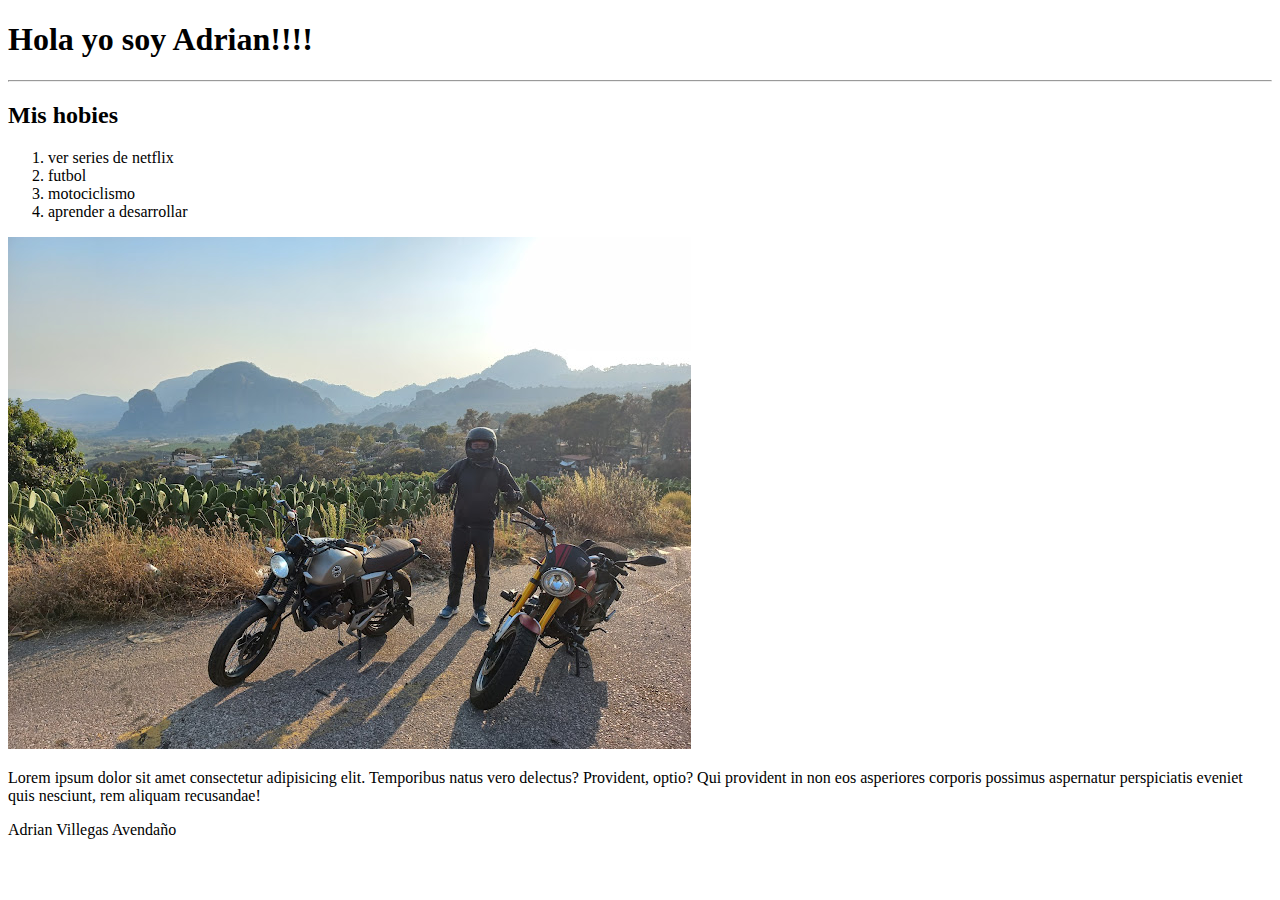
<file: clase_11_html/index.html>
<!DOCTYPE html>
<html lang="en">
<head>
    <meta charset="UTF-8">
    <meta http-equiv="X-UA-Compatible" content="IE=edge">
    <meta name="viewport" content="width=device-width, initial-scale=1.0">
    <title>Mi primera pagina Adrian</title>
</head>
<body>
    <h1>Hola yo soy Adrian!!!!</h1>
    
    <hr>

    <h2>Mis hobies</h2>
    <ol>
        <li>ver series de netflix</li>
        <li>futbol</li>
        <li>motociclismo</li>
        <li>aprender a desarrollar</li>
    </ol>

    <img src="./imagenes/20220227_173111.jpg" alt="">


    <!-- cada parrafo nuevo se va colocando uno abajo del otro -->
    <p>Lorem ipsum dolor sit amet consectetur adipisicing elit. Temporibus natus vero delectus? Provident, optio? Qui provident in non eos asperiores corporis possimus aspernatur perspiciatis eveniet quis nesciunt, rem aliquam recusandae!</p>
    
    <!-- span coloca en linea  -->
    <span>Adrian</span>
    <span>Villegas</span>
    <span>Avendaño</span>
</body>
</html>
</file>
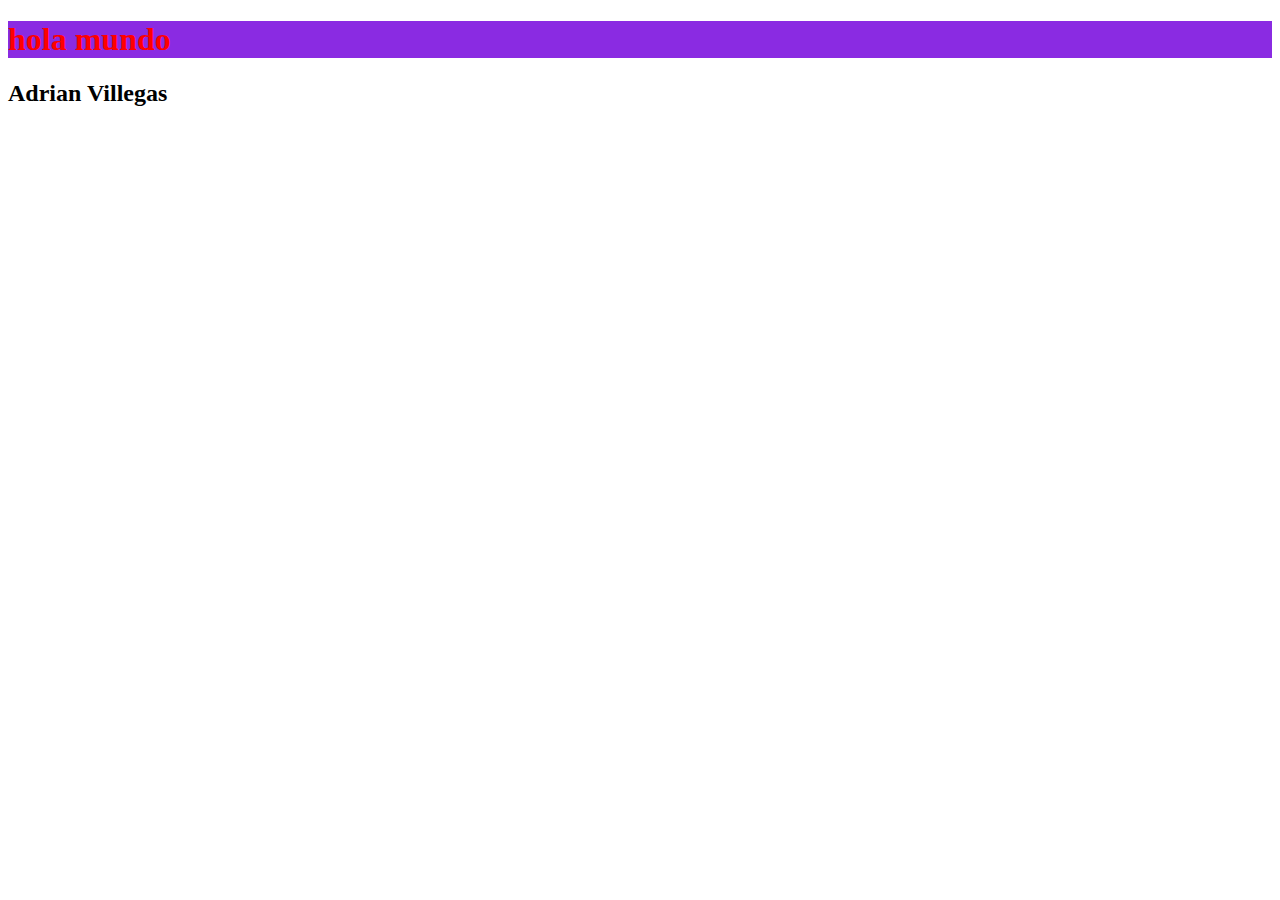
<file: clase_13_algoritmo-css/index.html>
<!DOCTYPE html>
<html lang="en">
<head>
    <meta charset="UTF-8">
    <meta http-equiv="X-UA-Compatible" content="IE=edge">
    <meta name="viewport" content="width=device-width, initial-scale=1.0">
    <title>algoritmo css</title>
    <link rel="stylesheet" href="./styles.css">
</head>
<body>
    <h1>hola mundo</h1>

    <h2>Adrian Villegas</h2>
</body>
</html>
</file>
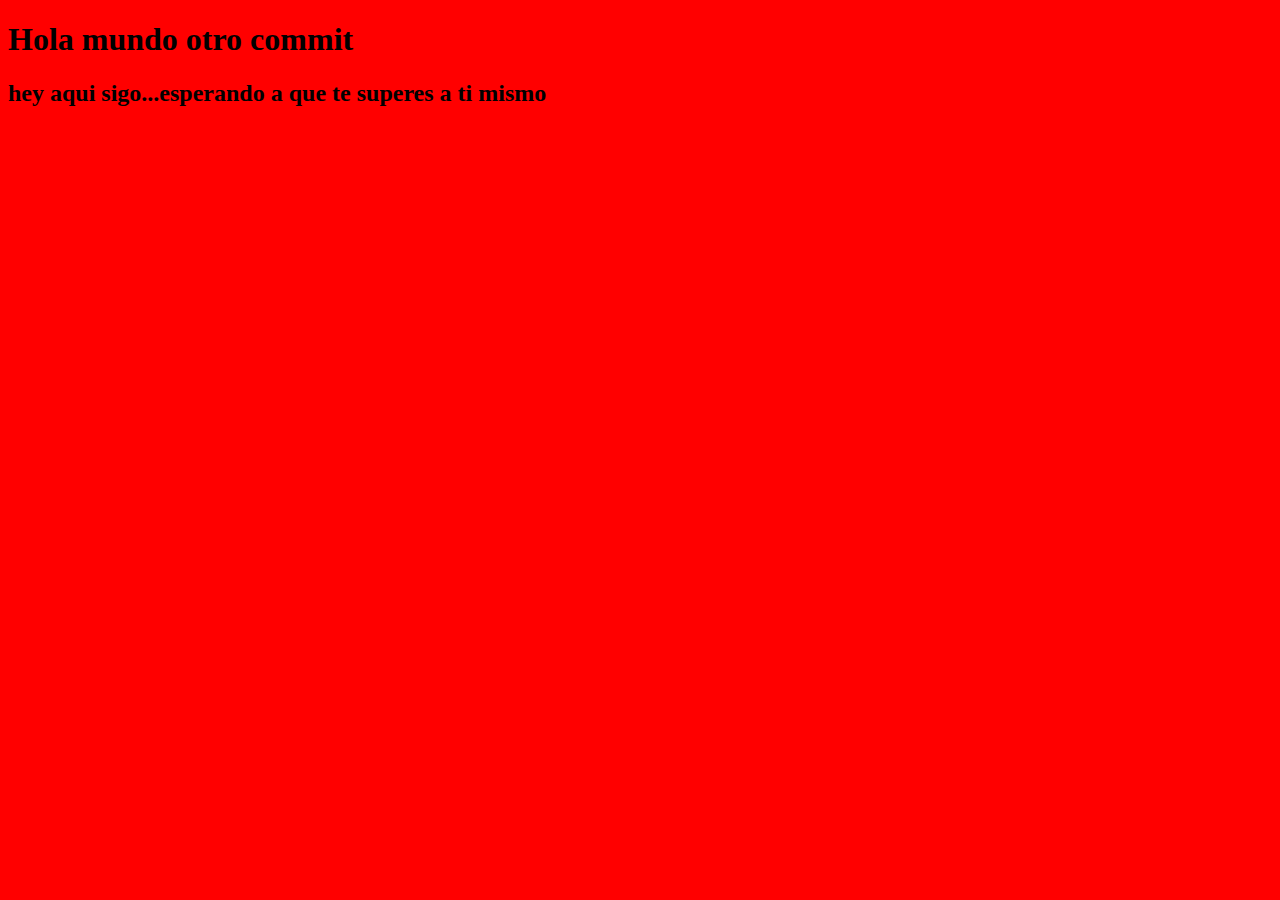
<file: GitHub/index.html>
<!DOCTYPE html>
<html lang="en">
<head>
    <meta charset="UTF-8">
    <meta http-equiv="X-UA-Compatible" content="IE=edge">
    <meta name="viewport" content="width=device-width, initial-scale=1.0">
    <link rel="stylesheet" href="./styles.css">
    <title>primer github</title>
</head>
<body>
    <h1>
        Hola mundo otro commit
    </h1>
    <h2>hey aqui sigo...esperando a que te superes a ti mismo</h2>
</body>
</html>
</file>
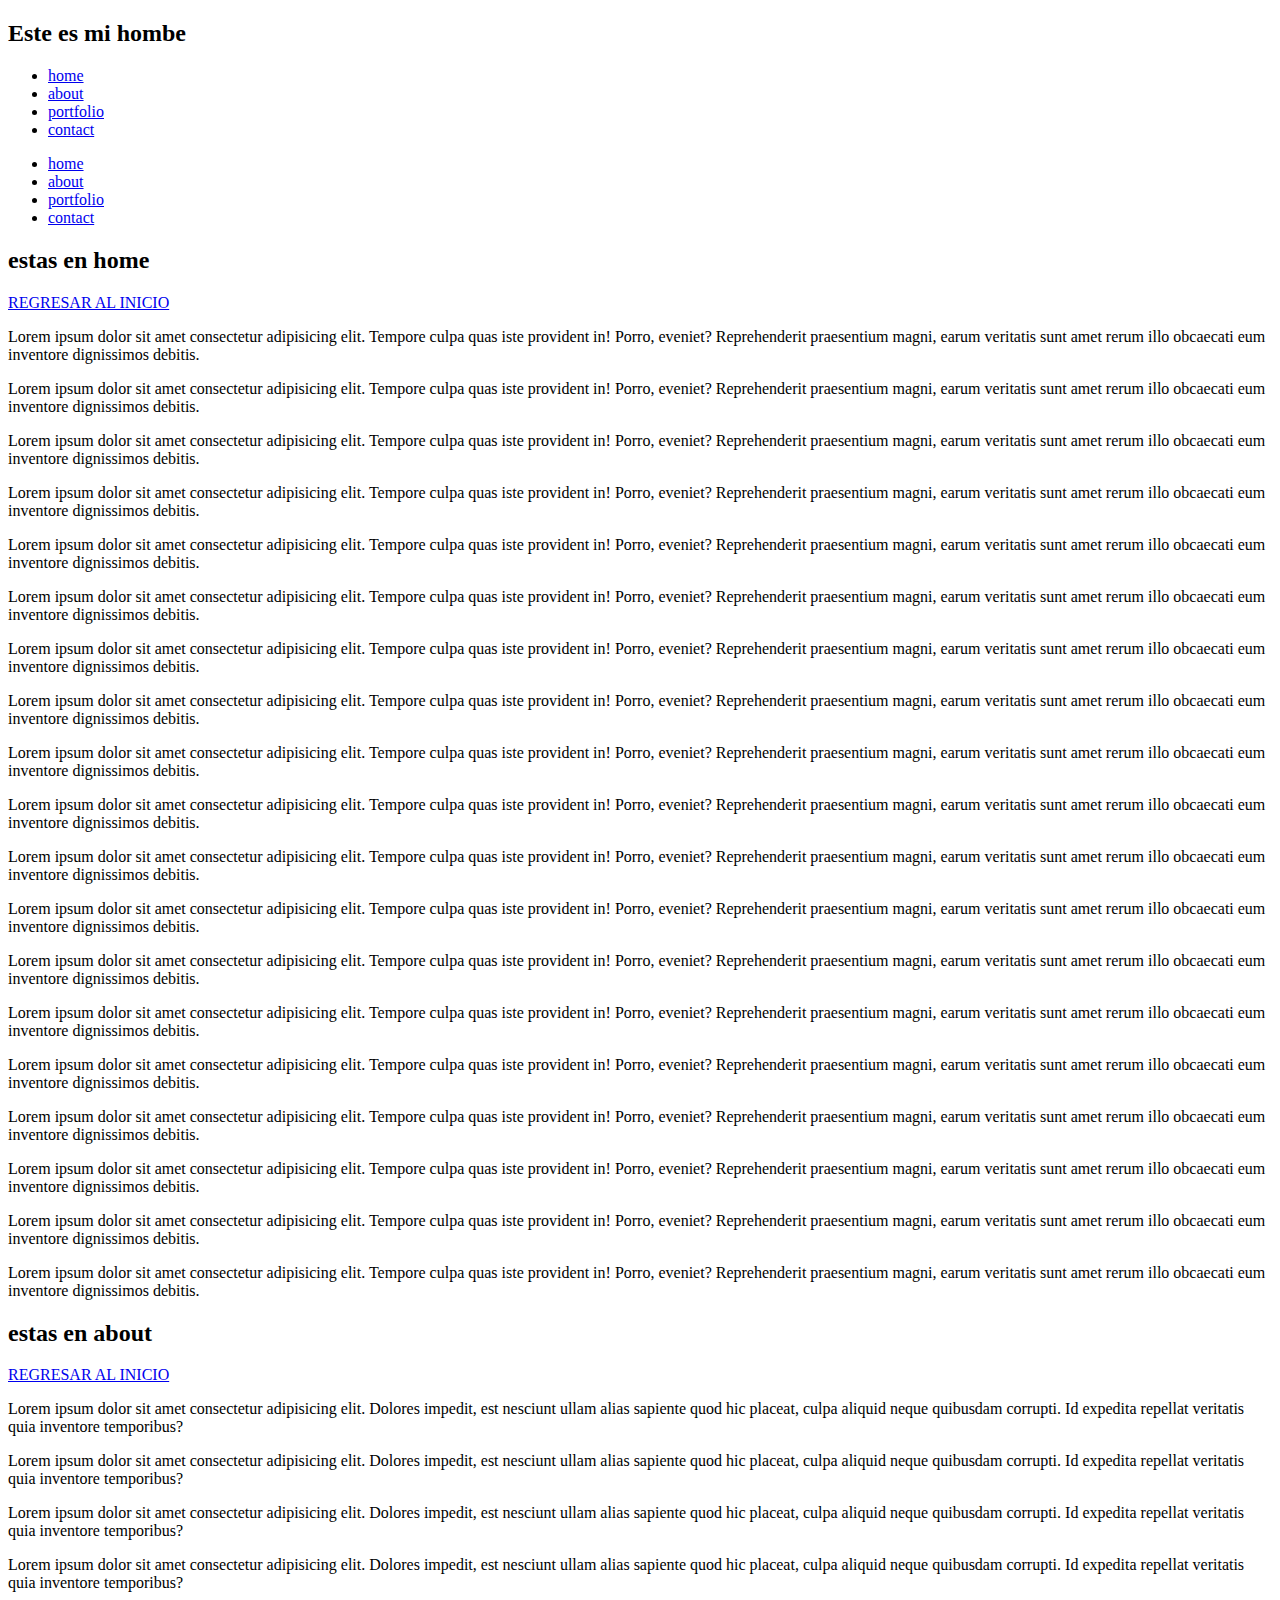
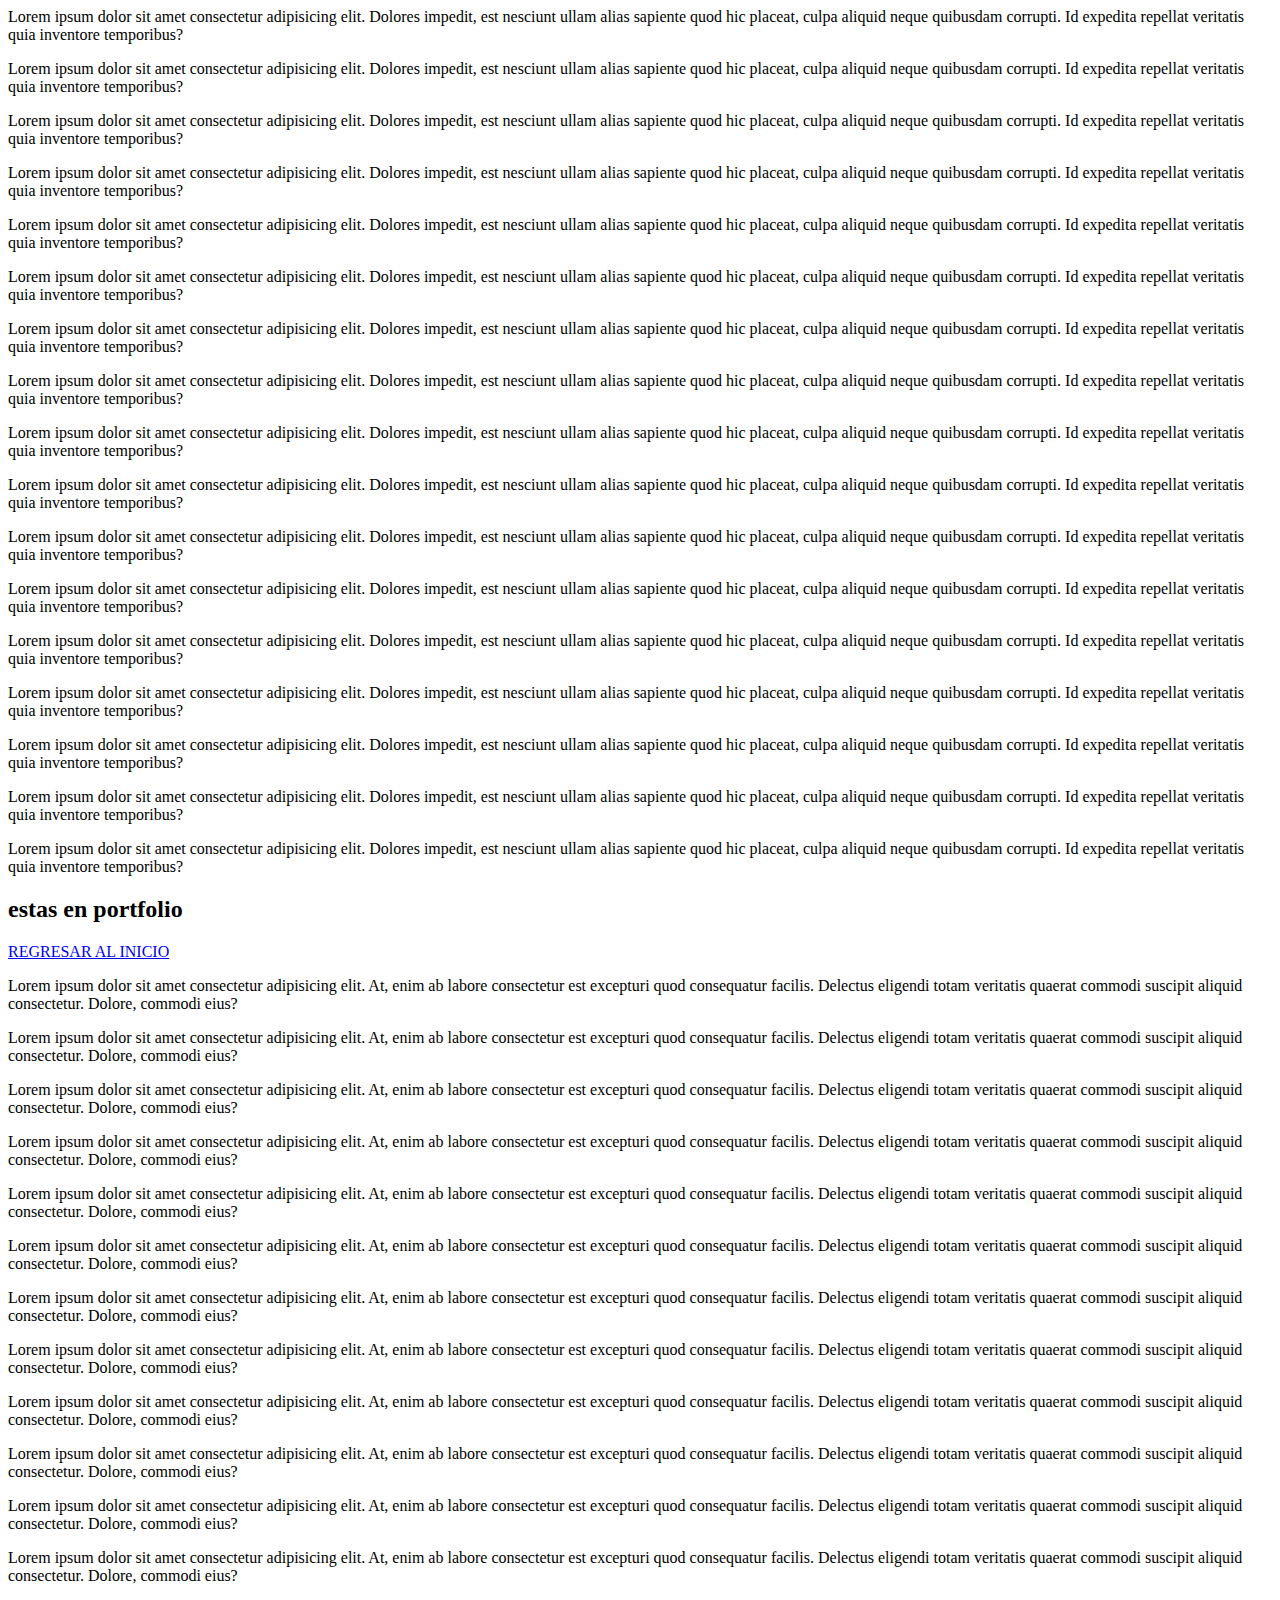
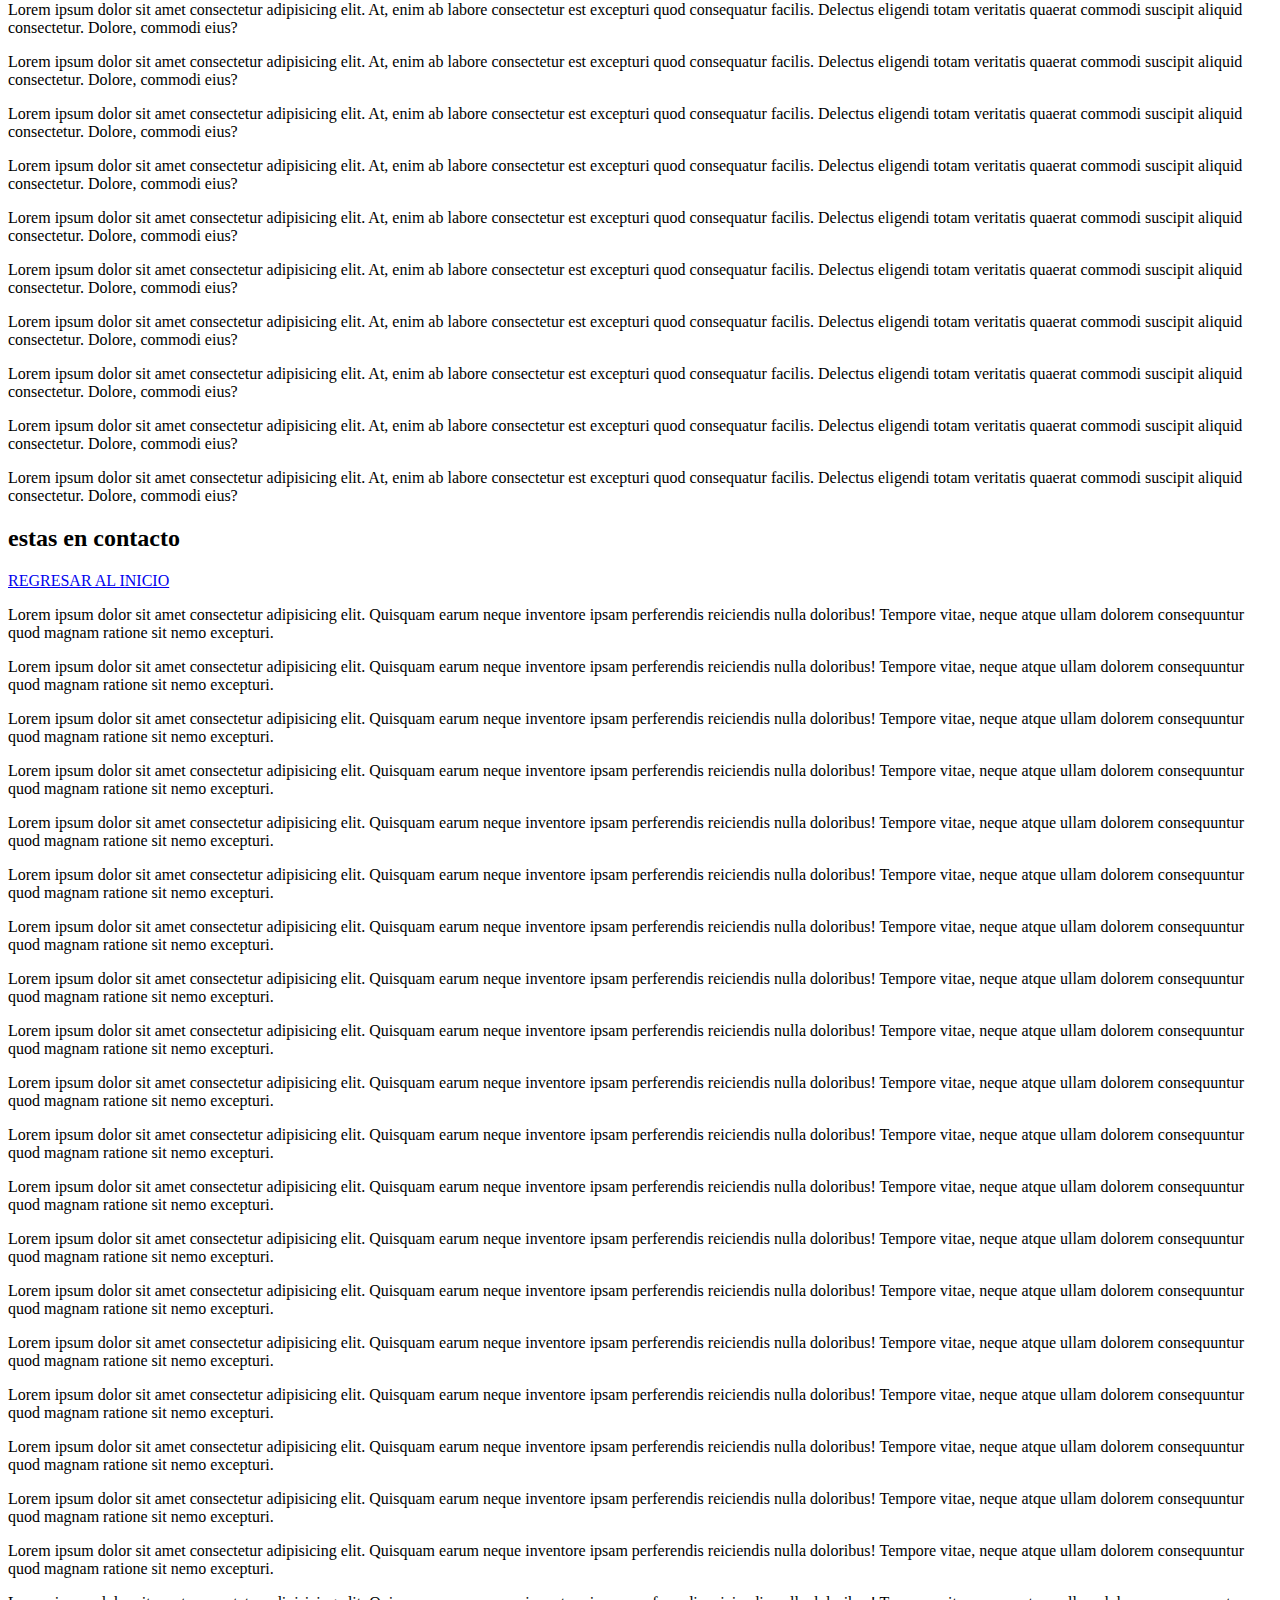
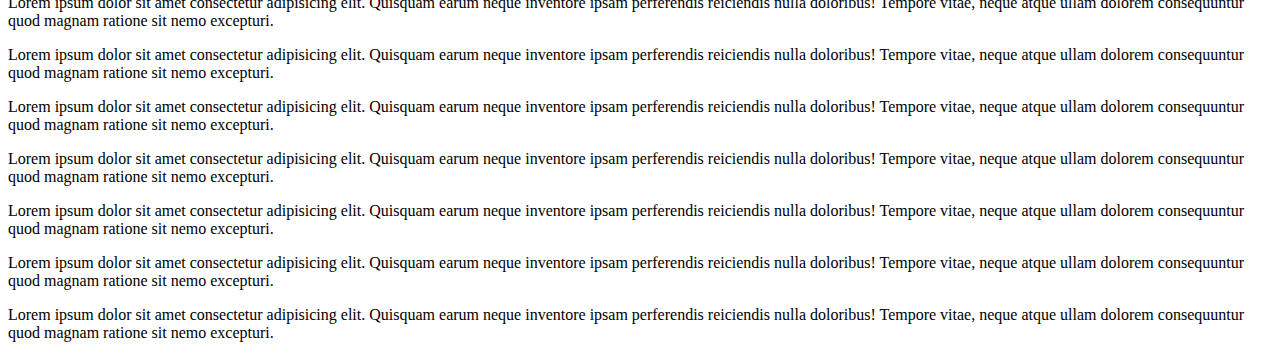
<file: clase_11_html/continuacion/index.html>
<!DOCTYPE html>
<html lang="en">
<head>
    <meta charset="UTF-8">
    <meta http-equiv="X-UA-Compatible" content="IE=edge">
    <meta name="viewport" content="width=device-width, initial-scale=1.0">
    <title>home</title>

    <!-- asi se meten las propiedades css dentro del archivo html -->
    <style>
        * {
            scroll-behavior: smooth;
        }
    </style>
</head>
<body>
    <!-- <div>
        <p>
            Lorem, ipsum dolor sit amet consectetur adipisicing elit. Error harum unde molestias ab odio quo pariatur eos repellendus. Necessitatibus quae inventore ullam fuga exercitationem alias quisquam eveniet, ratione temporibus neque.
        </p>
    </div>
    <ul> -->
        <!-- <h2>HTML SEMANTICO</h2> -->
        <!-- orden de una pagina -->
        <!-- <li>section</li>
        <li>article</li>
        <li>header</li>
        <li>footer</li>
        <li>nav</li>
        <li>aside</li>
        <li>main</li>
        <li>time</li>
    </ul> -->

    <!-- esto es igual a lo de abajo -->
    <!-- <section>
    </section> -->

    <!-- esto es igual a lo de arriba -->
    <!-- <div>
    </div> -->

    <h2>Este es mi hombe</h2>

    <nav id="nav">
        <ul> <!--asi se linkean paginas para direccionarse a otra pagina o menu-->
            <li>
                <a href="./index.html">home</a>
            </li>
            <li>
                <a href="./about.html">about</a>
            </li>
            <li>
                <a href="./portfolio.html">portfolio</a>
            </li>
            <li>
                <a href="./contact.html">contact</a>
            </li>
        </ul>
    </nav>

    <!-- Navegacion interna -->
    <nav>
        <ul>
            <li> <!--asi enlazamos una navegacion interna en la pagina-->
                <a href="#home">home</a>
            </li>
            <li>
                <a href="#about">about</a>
            </li>
            <li>
                <a href="#portfolio">portfolio</a>
            </li>
            <li>
                <a href="#contac">contact</a>
            </li>
        </ul>
    </nav>

    <!-- con el id le damos una identificacion para poder enlazarla a la navegacion interna -->
    <section id="home">
        <h2>estas en home</h2>
        <a href="#nav">REGRESAR AL INICIO</a>
        <p>Lorem ipsum dolor sit amet consectetur adipisicing elit. Tempore culpa quas iste provident in! Porro, eveniet? Reprehenderit praesentium magni, earum veritatis sunt amet rerum illo obcaecati eum inventore dignissimos debitis.</p>
        <p>Lorem ipsum dolor sit amet consectetur adipisicing elit. Tempore culpa quas iste provident in! Porro, eveniet? Reprehenderit praesentium magni, earum veritatis sunt amet rerum illo obcaecati eum inventore dignissimos debitis.</p>
        <p>Lorem ipsum dolor sit amet consectetur adipisicing elit. Tempore culpa quas iste provident in! Porro, eveniet? Reprehenderit praesentium magni, earum veritatis sunt amet rerum illo obcaecati eum inventore dignissimos debitis.</p>
        <p>Lorem ipsum dolor sit amet consectetur adipisicing elit. Tempore culpa quas iste provident in! Porro, eveniet? Reprehenderit praesentium magni, earum veritatis sunt amet rerum illo obcaecati eum inventore dignissimos debitis.</p>
        <p>Lorem ipsum dolor sit amet consectetur adipisicing elit. Tempore culpa quas iste provident in! Porro, eveniet? Reprehenderit praesentium magni, earum veritatis sunt amet rerum illo obcaecati eum inventore dignissimos debitis.</p>
        <p>Lorem ipsum dolor sit amet consectetur adipisicing elit. Tempore culpa quas iste provident in! Porro, eveniet? Reprehenderit praesentium magni, earum veritatis sunt amet rerum illo obcaecati eum inventore dignissimos debitis.</p>
        <p>Lorem ipsum dolor sit amet consectetur adipisicing elit. Tempore culpa quas iste provident in! Porro, eveniet? Reprehenderit praesentium magni, earum veritatis sunt amet rerum illo obcaecati eum inventore dignissimos debitis.</p>
        <p>Lorem ipsum dolor sit amet consectetur adipisicing elit. Tempore culpa quas iste provident in! Porro, eveniet? Reprehenderit praesentium magni, earum veritatis sunt amet rerum illo obcaecati eum inventore dignissimos debitis.</p>
        <p>Lorem ipsum dolor sit amet consectetur adipisicing elit. Tempore culpa quas iste provident in! Porro, eveniet? Reprehenderit praesentium magni, earum veritatis sunt amet rerum illo obcaecati eum inventore dignissimos debitis.</p>
        <p>Lorem ipsum dolor sit amet consectetur adipisicing elit. Tempore culpa quas iste provident in! Porro, eveniet? Reprehenderit praesentium magni, earum veritatis sunt amet rerum illo obcaecati eum inventore dignissimos debitis.</p>
        <p>Lorem ipsum dolor sit amet consectetur adipisicing elit. Tempore culpa quas iste provident in! Porro, eveniet? Reprehenderit praesentium magni, earum veritatis sunt amet rerum illo obcaecati eum inventore dignissimos debitis.</p>
        <p>Lorem ipsum dolor sit amet consectetur adipisicing elit. Tempore culpa quas iste provident in! Porro, eveniet? Reprehenderit praesentium magni, earum veritatis sunt amet rerum illo obcaecati eum inventore dignissimos debitis.</p>
        <p>Lorem ipsum dolor sit amet consectetur adipisicing elit. Tempore culpa quas iste provident in! Porro, eveniet? Reprehenderit praesentium magni, earum veritatis sunt amet rerum illo obcaecati eum inventore dignissimos debitis.</p>
        <p>Lorem ipsum dolor sit amet consectetur adipisicing elit. Tempore culpa quas iste provident in! Porro, eveniet? Reprehenderit praesentium magni, earum veritatis sunt amet rerum illo obcaecati eum inventore dignissimos debitis.</p>
        <p>Lorem ipsum dolor sit amet consectetur adipisicing elit. Tempore culpa quas iste provident in! Porro, eveniet? Reprehenderit praesentium magni, earum veritatis sunt amet rerum illo obcaecati eum inventore dignissimos debitis.</p>
        <p>Lorem ipsum dolor sit amet consectetur adipisicing elit. Tempore culpa quas iste provident in! Porro, eveniet? Reprehenderit praesentium magni, earum veritatis sunt amet rerum illo obcaecati eum inventore dignissimos debitis.</p>
        <p>Lorem ipsum dolor sit amet consectetur adipisicing elit. Tempore culpa quas iste provident in! Porro, eveniet? Reprehenderit praesentium magni, earum veritatis sunt amet rerum illo obcaecati eum inventore dignissimos debitis.</p>
        <p>Lorem ipsum dolor sit amet consectetur adipisicing elit. Tempore culpa quas iste provident in! Porro, eveniet? Reprehenderit praesentium magni, earum veritatis sunt amet rerum illo obcaecati eum inventore dignissimos debitis.</p>
        <p>Lorem ipsum dolor sit amet consectetur adipisicing elit. Tempore culpa quas iste provident in! Porro, eveniet? Reprehenderit praesentium magni, earum veritatis sunt amet rerum illo obcaecati eum inventore dignissimos debitis.</p>
    </section>

    <section id="about">
        <h2>estas en about</h2>
        <a href="#nav">REGRESAR AL INICIO</a>
        <p>Lorem ipsum dolor sit amet consectetur adipisicing elit. Dolores impedit, est nesciunt ullam alias sapiente quod hic placeat, culpa aliquid neque quibusdam corrupti. Id expedita repellat veritatis quia inventore temporibus?</p>
        <p>Lorem ipsum dolor sit amet consectetur adipisicing elit. Dolores impedit, est nesciunt ullam alias sapiente quod hic placeat, culpa aliquid neque quibusdam corrupti. Id expedita repellat veritatis quia inventore temporibus?</p>
        <p>Lorem ipsum dolor sit amet consectetur adipisicing elit. Dolores impedit, est nesciunt ullam alias sapiente quod hic placeat, culpa aliquid neque quibusdam corrupti. Id expedita repellat veritatis quia inventore temporibus?</p>
        <p>Lorem ipsum dolor sit amet consectetur adipisicing elit. Dolores impedit, est nesciunt ullam alias sapiente quod hic placeat, culpa aliquid neque quibusdam corrupti. Id expedita repellat veritatis quia inventore temporibus?</p>
        <p>Lorem ipsum dolor sit amet consectetur adipisicing elit. Dolores impedit, est nesciunt ullam alias sapiente quod hic placeat, culpa aliquid neque quibusdam corrupti. Id expedita repellat veritatis quia inventore temporibus?</p>
        <p>Lorem ipsum dolor sit amet consectetur adipisicing elit. Dolores impedit, est nesciunt ullam alias sapiente quod hic placeat, culpa aliquid neque quibusdam corrupti. Id expedita repellat veritatis quia inventore temporibus?</p>
        <p>Lorem ipsum dolor sit amet consectetur adipisicing elit. Dolores impedit, est nesciunt ullam alias sapiente quod hic placeat, culpa aliquid neque quibusdam corrupti. Id expedita repellat veritatis quia inventore temporibus?</p>
        <p>Lorem ipsum dolor sit amet consectetur adipisicing elit. Dolores impedit, est nesciunt ullam alias sapiente quod hic placeat, culpa aliquid neque quibusdam corrupti. Id expedita repellat veritatis quia inventore temporibus?</p>
        <p>Lorem ipsum dolor sit amet consectetur adipisicing elit. Dolores impedit, est nesciunt ullam alias sapiente quod hic placeat, culpa aliquid neque quibusdam corrupti. Id expedita repellat veritatis quia inventore temporibus?</p>
        <p>Lorem ipsum dolor sit amet consectetur adipisicing elit. Dolores impedit, est nesciunt ullam alias sapiente quod hic placeat, culpa aliquid neque quibusdam corrupti. Id expedita repellat veritatis quia inventore temporibus?</p>
        <p>Lorem ipsum dolor sit amet consectetur adipisicing elit. Dolores impedit, est nesciunt ullam alias sapiente quod hic placeat, culpa aliquid neque quibusdam corrupti. Id expedita repellat veritatis quia inventore temporibus?</p>
        <p>Lorem ipsum dolor sit amet consectetur adipisicing elit. Dolores impedit, est nesciunt ullam alias sapiente quod hic placeat, culpa aliquid neque quibusdam corrupti. Id expedita repellat veritatis quia inventore temporibus?</p>
        <p>Lorem ipsum dolor sit amet consectetur adipisicing elit. Dolores impedit, est nesciunt ullam alias sapiente quod hic placeat, culpa aliquid neque quibusdam corrupti. Id expedita repellat veritatis quia inventore temporibus?</p>
        <p>Lorem ipsum dolor sit amet consectetur adipisicing elit. Dolores impedit, est nesciunt ullam alias sapiente quod hic placeat, culpa aliquid neque quibusdam corrupti. Id expedita repellat veritatis quia inventore temporibus?</p>
        <p>Lorem ipsum dolor sit amet consectetur adipisicing elit. Dolores impedit, est nesciunt ullam alias sapiente quod hic placeat, culpa aliquid neque quibusdam corrupti. Id expedita repellat veritatis quia inventore temporibus?</p>
        <p>Lorem ipsum dolor sit amet consectetur adipisicing elit. Dolores impedit, est nesciunt ullam alias sapiente quod hic placeat, culpa aliquid neque quibusdam corrupti. Id expedita repellat veritatis quia inventore temporibus?</p>
        <p>Lorem ipsum dolor sit amet consectetur adipisicing elit. Dolores impedit, est nesciunt ullam alias sapiente quod hic placeat, culpa aliquid neque quibusdam corrupti. Id expedita repellat veritatis quia inventore temporibus?</p>
        <p>Lorem ipsum dolor sit amet consectetur adipisicing elit. Dolores impedit, est nesciunt ullam alias sapiente quod hic placeat, culpa aliquid neque quibusdam corrupti. Id expedita repellat veritatis quia inventore temporibus?</p>
        <p>Lorem ipsum dolor sit amet consectetur adipisicing elit. Dolores impedit, est nesciunt ullam alias sapiente quod hic placeat, culpa aliquid neque quibusdam corrupti. Id expedita repellat veritatis quia inventore temporibus?</p>
        <p>Lorem ipsum dolor sit amet consectetur adipisicing elit. Dolores impedit, est nesciunt ullam alias sapiente quod hic placeat, culpa aliquid neque quibusdam corrupti. Id expedita repellat veritatis quia inventore temporibus?</p>
        <p>Lorem ipsum dolor sit amet consectetur adipisicing elit. Dolores impedit, est nesciunt ullam alias sapiente quod hic placeat, culpa aliquid neque quibusdam corrupti. Id expedita repellat veritatis quia inventore temporibus?</p>
    </section>

    <section id="portfolio">
        <h2>estas en portfolio</h2>
        <a href="#nav">REGRESAR AL INICIO</a>
        <p>Lorem ipsum dolor sit amet consectetur adipisicing elit. At, enim ab labore consectetur est excepturi quod consequatur facilis. Delectus eligendi totam veritatis quaerat commodi suscipit aliquid consectetur. Dolore, commodi eius?</p>
        <p>Lorem ipsum dolor sit amet consectetur adipisicing elit. At, enim ab labore consectetur est excepturi quod consequatur facilis. Delectus eligendi totam veritatis quaerat commodi suscipit aliquid consectetur. Dolore, commodi eius?</p>
        <p>Lorem ipsum dolor sit amet consectetur adipisicing elit. At, enim ab labore consectetur est excepturi quod consequatur facilis. Delectus eligendi totam veritatis quaerat commodi suscipit aliquid consectetur. Dolore, commodi eius?</p>
        <p>Lorem ipsum dolor sit amet consectetur adipisicing elit. At, enim ab labore consectetur est excepturi quod consequatur facilis. Delectus eligendi totam veritatis quaerat commodi suscipit aliquid consectetur. Dolore, commodi eius?</p>
        <p>Lorem ipsum dolor sit amet consectetur adipisicing elit. At, enim ab labore consectetur est excepturi quod consequatur facilis. Delectus eligendi totam veritatis quaerat commodi suscipit aliquid consectetur. Dolore, commodi eius?</p>
        <p>Lorem ipsum dolor sit amet consectetur adipisicing elit. At, enim ab labore consectetur est excepturi quod consequatur facilis. Delectus eligendi totam veritatis quaerat commodi suscipit aliquid consectetur. Dolore, commodi eius?</p>
        <p>Lorem ipsum dolor sit amet consectetur adipisicing elit. At, enim ab labore consectetur est excepturi quod consequatur facilis. Delectus eligendi totam veritatis quaerat commodi suscipit aliquid consectetur. Dolore, commodi eius?</p>
        <p>Lorem ipsum dolor sit amet consectetur adipisicing elit. At, enim ab labore consectetur est excepturi quod consequatur facilis. Delectus eligendi totam veritatis quaerat commodi suscipit aliquid consectetur. Dolore, commodi eius?</p>
        <p>Lorem ipsum dolor sit amet consectetur adipisicing elit. At, enim ab labore consectetur est excepturi quod consequatur facilis. Delectus eligendi totam veritatis quaerat commodi suscipit aliquid consectetur. Dolore, commodi eius?</p>
        <p>Lorem ipsum dolor sit amet consectetur adipisicing elit. At, enim ab labore consectetur est excepturi quod consequatur facilis. Delectus eligendi totam veritatis quaerat commodi suscipit aliquid consectetur. Dolore, commodi eius?</p>
        <p>Lorem ipsum dolor sit amet consectetur adipisicing elit. At, enim ab labore consectetur est excepturi quod consequatur facilis. Delectus eligendi totam veritatis quaerat commodi suscipit aliquid consectetur. Dolore, commodi eius?</p>
        <p>Lorem ipsum dolor sit amet consectetur adipisicing elit. At, enim ab labore consectetur est excepturi quod consequatur facilis. Delectus eligendi totam veritatis quaerat commodi suscipit aliquid consectetur. Dolore, commodi eius?</p>
        <p>Lorem ipsum dolor sit amet consectetur adipisicing elit. At, enim ab labore consectetur est excepturi quod consequatur facilis. Delectus eligendi totam veritatis quaerat commodi suscipit aliquid consectetur. Dolore, commodi eius?</p>
        <p>Lorem ipsum dolor sit amet consectetur adipisicing elit. At, enim ab labore consectetur est excepturi quod consequatur facilis. Delectus eligendi totam veritatis quaerat commodi suscipit aliquid consectetur. Dolore, commodi eius?</p>
        <p>Lorem ipsum dolor sit amet consectetur adipisicing elit. At, enim ab labore consectetur est excepturi quod consequatur facilis. Delectus eligendi totam veritatis quaerat commodi suscipit aliquid consectetur. Dolore, commodi eius?</p>
        <p>Lorem ipsum dolor sit amet consectetur adipisicing elit. At, enim ab labore consectetur est excepturi quod consequatur facilis. Delectus eligendi totam veritatis quaerat commodi suscipit aliquid consectetur. Dolore, commodi eius?</p>
        <p>Lorem ipsum dolor sit amet consectetur adipisicing elit. At, enim ab labore consectetur est excepturi quod consequatur facilis. Delectus eligendi totam veritatis quaerat commodi suscipit aliquid consectetur. Dolore, commodi eius?</p>
        <p>Lorem ipsum dolor sit amet consectetur adipisicing elit. At, enim ab labore consectetur est excepturi quod consequatur facilis. Delectus eligendi totam veritatis quaerat commodi suscipit aliquid consectetur. Dolore, commodi eius?</p>
        <p>Lorem ipsum dolor sit amet consectetur adipisicing elit. At, enim ab labore consectetur est excepturi quod consequatur facilis. Delectus eligendi totam veritatis quaerat commodi suscipit aliquid consectetur. Dolore, commodi eius?</p>
        <p>Lorem ipsum dolor sit amet consectetur adipisicing elit. At, enim ab labore consectetur est excepturi quod consequatur facilis. Delectus eligendi totam veritatis quaerat commodi suscipit aliquid consectetur. Dolore, commodi eius?</p>
        <p>Lorem ipsum dolor sit amet consectetur adipisicing elit. At, enim ab labore consectetur est excepturi quod consequatur facilis. Delectus eligendi totam veritatis quaerat commodi suscipit aliquid consectetur. Dolore, commodi eius?</p>
        <p>Lorem ipsum dolor sit amet consectetur adipisicing elit. At, enim ab labore consectetur est excepturi quod consequatur facilis. Delectus eligendi totam veritatis quaerat commodi suscipit aliquid consectetur. Dolore, commodi eius?</p>
    </section>

    <section id="contac">
        <h2>estas en contacto</h2>
        <a href="#nav">REGRESAR AL INICIO</a>
        <p>Lorem ipsum dolor sit amet consectetur adipisicing elit. Quisquam earum neque inventore ipsam perferendis reiciendis nulla doloribus! Tempore vitae, neque atque ullam dolorem consequuntur quod magnam ratione sit nemo excepturi.</p>
        <p>Lorem ipsum dolor sit amet consectetur adipisicing elit. Quisquam earum neque inventore ipsam perferendis reiciendis nulla doloribus! Tempore vitae, neque atque ullam dolorem consequuntur quod magnam ratione sit nemo excepturi.</p>
        <p>Lorem ipsum dolor sit amet consectetur adipisicing elit. Quisquam earum neque inventore ipsam perferendis reiciendis nulla doloribus! Tempore vitae, neque atque ullam dolorem consequuntur quod magnam ratione sit nemo excepturi.</p>
        <p>Lorem ipsum dolor sit amet consectetur adipisicing elit. Quisquam earum neque inventore ipsam perferendis reiciendis nulla doloribus! Tempore vitae, neque atque ullam dolorem consequuntur quod magnam ratione sit nemo excepturi.</p>
        <p>Lorem ipsum dolor sit amet consectetur adipisicing elit. Quisquam earum neque inventore ipsam perferendis reiciendis nulla doloribus! Tempore vitae, neque atque ullam dolorem consequuntur quod magnam ratione sit nemo excepturi.</p>
        <p>Lorem ipsum dolor sit amet consectetur adipisicing elit. Quisquam earum neque inventore ipsam perferendis reiciendis nulla doloribus! Tempore vitae, neque atque ullam dolorem consequuntur quod magnam ratione sit nemo excepturi.</p>
        <p>Lorem ipsum dolor sit amet consectetur adipisicing elit. Quisquam earum neque inventore ipsam perferendis reiciendis nulla doloribus! Tempore vitae, neque atque ullam dolorem consequuntur quod magnam ratione sit nemo excepturi.</p>
        <p>Lorem ipsum dolor sit amet consectetur adipisicing elit. Quisquam earum neque inventore ipsam perferendis reiciendis nulla doloribus! Tempore vitae, neque atque ullam dolorem consequuntur quod magnam ratione sit nemo excepturi.</p>
        <p>Lorem ipsum dolor sit amet consectetur adipisicing elit. Quisquam earum neque inventore ipsam perferendis reiciendis nulla doloribus! Tempore vitae, neque atque ullam dolorem consequuntur quod magnam ratione sit nemo excepturi.</p>
        <p>Lorem ipsum dolor sit amet consectetur adipisicing elit. Quisquam earum neque inventore ipsam perferendis reiciendis nulla doloribus! Tempore vitae, neque atque ullam dolorem consequuntur quod magnam ratione sit nemo excepturi.</p>
        <p>Lorem ipsum dolor sit amet consectetur adipisicing elit. Quisquam earum neque inventore ipsam perferendis reiciendis nulla doloribus! Tempore vitae, neque atque ullam dolorem consequuntur quod magnam ratione sit nemo excepturi.</p>
        <p>Lorem ipsum dolor sit amet consectetur adipisicing elit. Quisquam earum neque inventore ipsam perferendis reiciendis nulla doloribus! Tempore vitae, neque atque ullam dolorem consequuntur quod magnam ratione sit nemo excepturi.</p>
        <p>Lorem ipsum dolor sit amet consectetur adipisicing elit. Quisquam earum neque inventore ipsam perferendis reiciendis nulla doloribus! Tempore vitae, neque atque ullam dolorem consequuntur quod magnam ratione sit nemo excepturi.</p>
        <p>Lorem ipsum dolor sit amet consectetur adipisicing elit. Quisquam earum neque inventore ipsam perferendis reiciendis nulla doloribus! Tempore vitae, neque atque ullam dolorem consequuntur quod magnam ratione sit nemo excepturi.</p>
        <p>Lorem ipsum dolor sit amet consectetur adipisicing elit. Quisquam earum neque inventore ipsam perferendis reiciendis nulla doloribus! Tempore vitae, neque atque ullam dolorem consequuntur quod magnam ratione sit nemo excepturi.</p>
        <p>Lorem ipsum dolor sit amet consectetur adipisicing elit. Quisquam earum neque inventore ipsam perferendis reiciendis nulla doloribus! Tempore vitae, neque atque ullam dolorem consequuntur quod magnam ratione sit nemo excepturi.</p>
        <p>Lorem ipsum dolor sit amet consectetur adipisicing elit. Quisquam earum neque inventore ipsam perferendis reiciendis nulla doloribus! Tempore vitae, neque atque ullam dolorem consequuntur quod magnam ratione sit nemo excepturi.</p>
        <p>Lorem ipsum dolor sit amet consectetur adipisicing elit. Quisquam earum neque inventore ipsam perferendis reiciendis nulla doloribus! Tempore vitae, neque atque ullam dolorem consequuntur quod magnam ratione sit nemo excepturi.</p>
        <p>Lorem ipsum dolor sit amet consectetur adipisicing elit. Quisquam earum neque inventore ipsam perferendis reiciendis nulla doloribus! Tempore vitae, neque atque ullam dolorem consequuntur quod magnam ratione sit nemo excepturi.</p>
        <p>Lorem ipsum dolor sit amet consectetur adipisicing elit. Quisquam earum neque inventore ipsam perferendis reiciendis nulla doloribus! Tempore vitae, neque atque ullam dolorem consequuntur quod magnam ratione sit nemo excepturi.</p>
        <p>Lorem ipsum dolor sit amet consectetur adipisicing elit. Quisquam earum neque inventore ipsam perferendis reiciendis nulla doloribus! Tempore vitae, neque atque ullam dolorem consequuntur quod magnam ratione sit nemo excepturi.</p>
        <p>Lorem ipsum dolor sit amet consectetur adipisicing elit. Quisquam earum neque inventore ipsam perferendis reiciendis nulla doloribus! Tempore vitae, neque atque ullam dolorem consequuntur quod magnam ratione sit nemo excepturi.</p>
        <p>Lorem ipsum dolor sit amet consectetur adipisicing elit. Quisquam earum neque inventore ipsam perferendis reiciendis nulla doloribus! Tempore vitae, neque atque ullam dolorem consequuntur quod magnam ratione sit nemo excepturi.</p>
        <p>Lorem ipsum dolor sit amet consectetur adipisicing elit. Quisquam earum neque inventore ipsam perferendis reiciendis nulla doloribus! Tempore vitae, neque atque ullam dolorem consequuntur quod magnam ratione sit nemo excepturi.</p>
        <p>Lorem ipsum dolor sit amet consectetur adipisicing elit. Quisquam earum neque inventore ipsam perferendis reiciendis nulla doloribus! Tempore vitae, neque atque ullam dolorem consequuntur quod magnam ratione sit nemo excepturi.</p>
        <p>Lorem ipsum dolor sit amet consectetur adipisicing elit. Quisquam earum neque inventore ipsam perferendis reiciendis nulla doloribus! Tempore vitae, neque atque ullam dolorem consequuntur quod magnam ratione sit nemo excepturi.</p>
    </section>
</body>
</html>
</file>
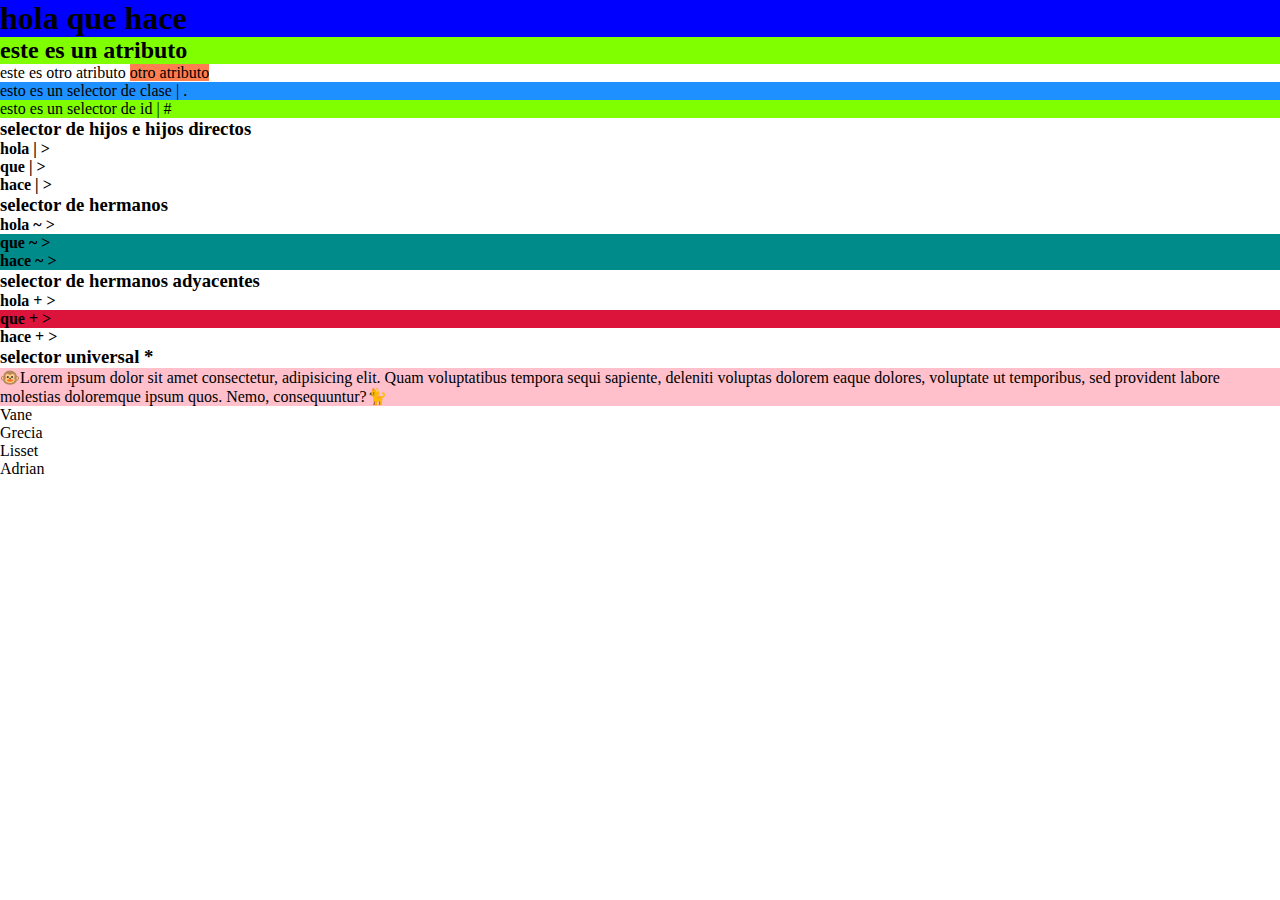
<file: clase_12_html-semantico-y-slectores/selectores/index.html>
<!DOCTYPE html>
<html lang="en">
<head>
    <meta charset="UTF-8">
    <meta http-equiv="X-UA-Compatible" content="IE=edge">
    <meta name="viewport" content="width=device-width, initial-scale=1.0">
    <title>Document</title>

    <link rel="stylesheet" href="./style.css">
</head>
<body>
    <h1>hola que hace</h1>

    <!-- selector atributo -->
    <h2>este es un atributo</h2>
    <p>este es otro atributo <span>otro atributo</span></p>

    <!-- selector de clase -->
    <!-- la clase hay que indicarla con class="" -->
    <div class="selectorClass">
        <p>esto es un selector de clase | .</p>
    </div>

    <!-- selector de id -->
    <div id="selectorId">
        <p>esto es un selector de id | #</p>
    </div>

    <!-- selector de hijos e hijos directos -->
    <ul>
        <h3>selector de hijos e hijos directos</h3>
        <li>
            <b>hola | > </b>
        </li>
        <li>
            <b>que | > </b>
        </li>
        <li>
            <b>hace | > </b>
        </li>
    </ul>

    <!-- selector de hermanos -->
    <ul>
        <h3>selector de hermanos</h3>
        <li class="primerLiHermanos">
            <b>hola ~ > </b>
        </li>
        <li>
            <b>que ~ > </b>
        </li>
        <li>
            <b>hace ~ > </b>
        </li>
    </ul>

    <!-- selector de hermanos adyacentes -->
    <ul>
        <h3>selector de hermanos adyacentes</h3>
        <li class="primerLiAdyacente">
            <b>hola + > </b>
        </li>
        <li>
            <b>que + > </b>
        </li>
        <li>
            <b>hace + > </b>
        </li>
    </ul>

    <div>
        <h3>selector universal <b> * </b></h3>
    </div>

    <div class="boxHover">
        <p>Lorem ipsum dolor sit amet consectetur, adipisicing elit. Quam voluptatibus tempora sequi sapiente, deleniti voluptas dolorem eaque dolores, voluptate ut temporibus, sed provident labore molestias doloremque ipsum quos. Nemo, consequuntur?</p>
    </div>

    <div class="nct">
        <p>Vane</p>
        <p>Grecia</p>
        <p>Lisset</p>
        <p>Adrian</p>
    </div>
</body>
</html>
</file>
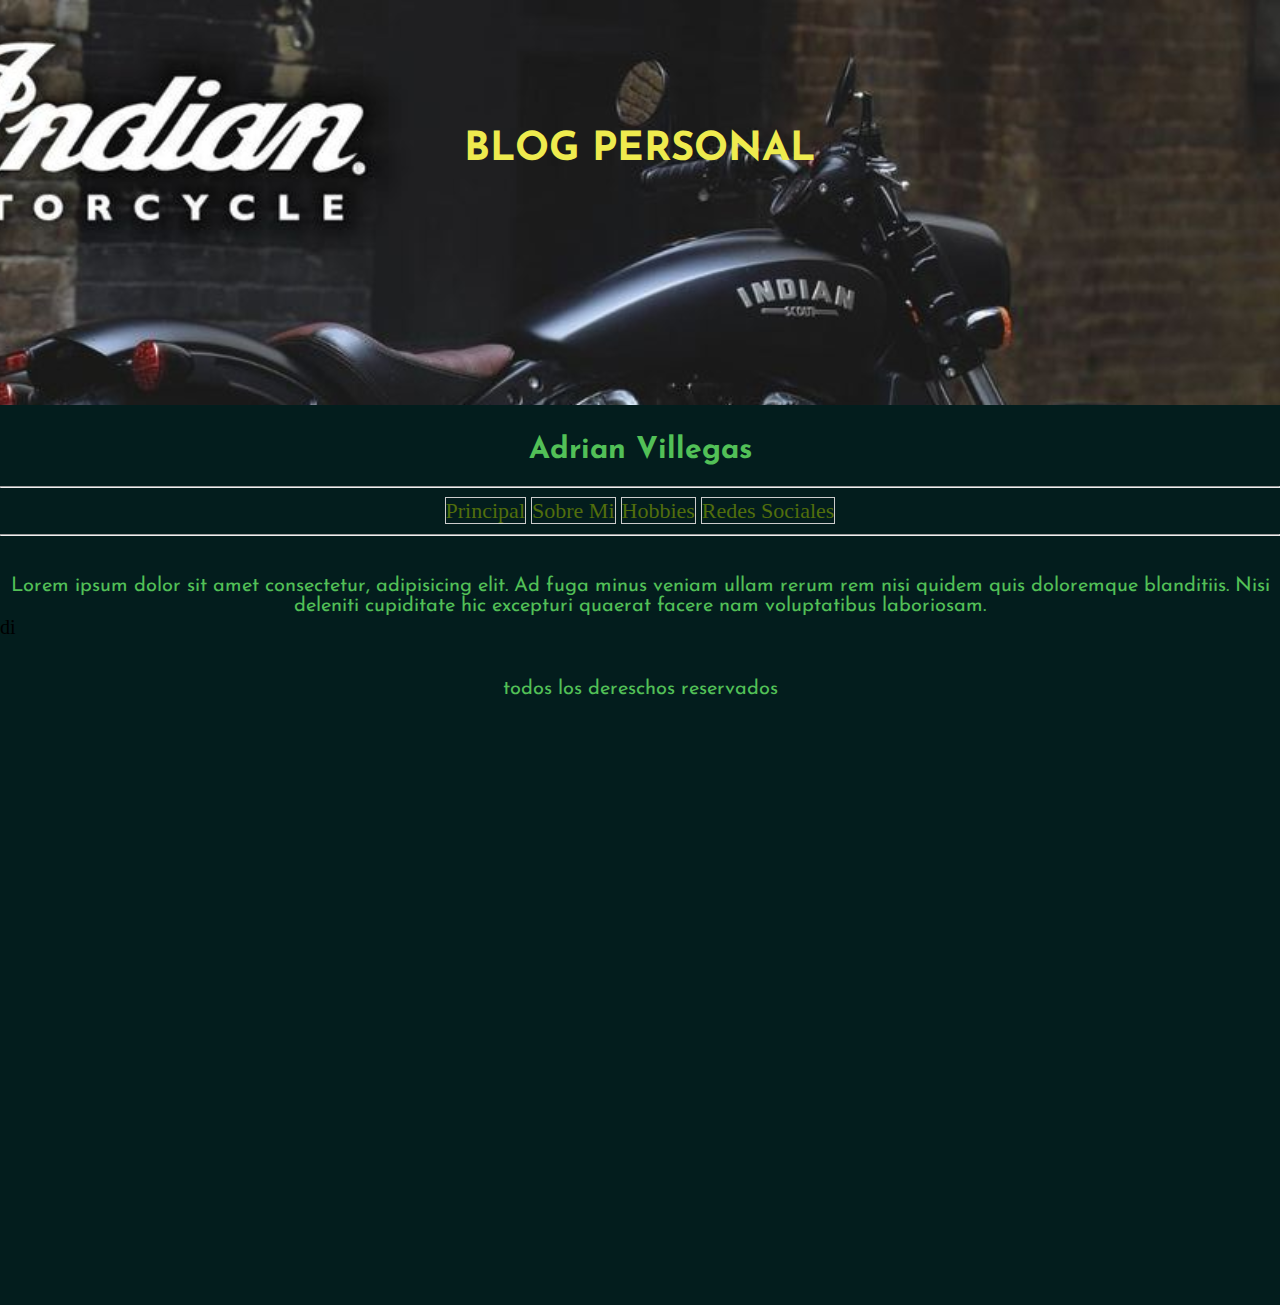
<file: ejercicios_html/blog_personal/index.html>
<!DOCTYPE html>
<html lang="en">
<head>
    <meta charset="UTF-8">
    <meta http-equiv="X-UA-Compatible" content="IE=edge">
    <meta name="viewport" content="width=device-width, initial-scale=1.0">
    <title>Blog Personal</title>
    <link rel="stylesheet" href="./style.css">
    <link rel="preconnect" href="https://fonts.googleapis.com">
    <link rel="preconnect" href="https://fonts.gstatic.com" crossorigin>
    <link href="https://fonts.googleapis.com/css2?family=Josefin+Sans:wght@300&display=swap" rel="stylesheet">
</head>
<body>
    <div  class="primeraSeccion">
        <h2>BLOG PERSONAL</h2>
    </div>
    <div class="secondClass">
        <h2>Adrian Villegas</h2>
        <hr>
        <div id="navPrincipal">
            <nav>
                <ul>
                    <li>
                        <a href="./index.html">Principal</a>
                    </li>
                    <li>
                        <a href="./sobreMi.html">Sobre Mi</a>
                    </li>
                    <li>
                        <a href="./hobbies.html">Hobbies</a>
                    </li>
                    <li>
                        <a href="./redesSociales.html">Redes Sociales</a>
                    </li>
                </ul>
            </nav>
        </div>
        <hr>
        <p>Lorem ipsum dolor sit amet consectetur, adipisicing elit. Ad fuga minus veniam ullam rerum rem nisi quidem quis doloremque blanditiis. Nisi deleniti cupiditate hic excepturi quaerat facere nam voluptatibus laboriosam.</p>
        di
    <footer>
        <p>todos los dereschos reservados</p>
    </footer>
</body>
</html>
</file>
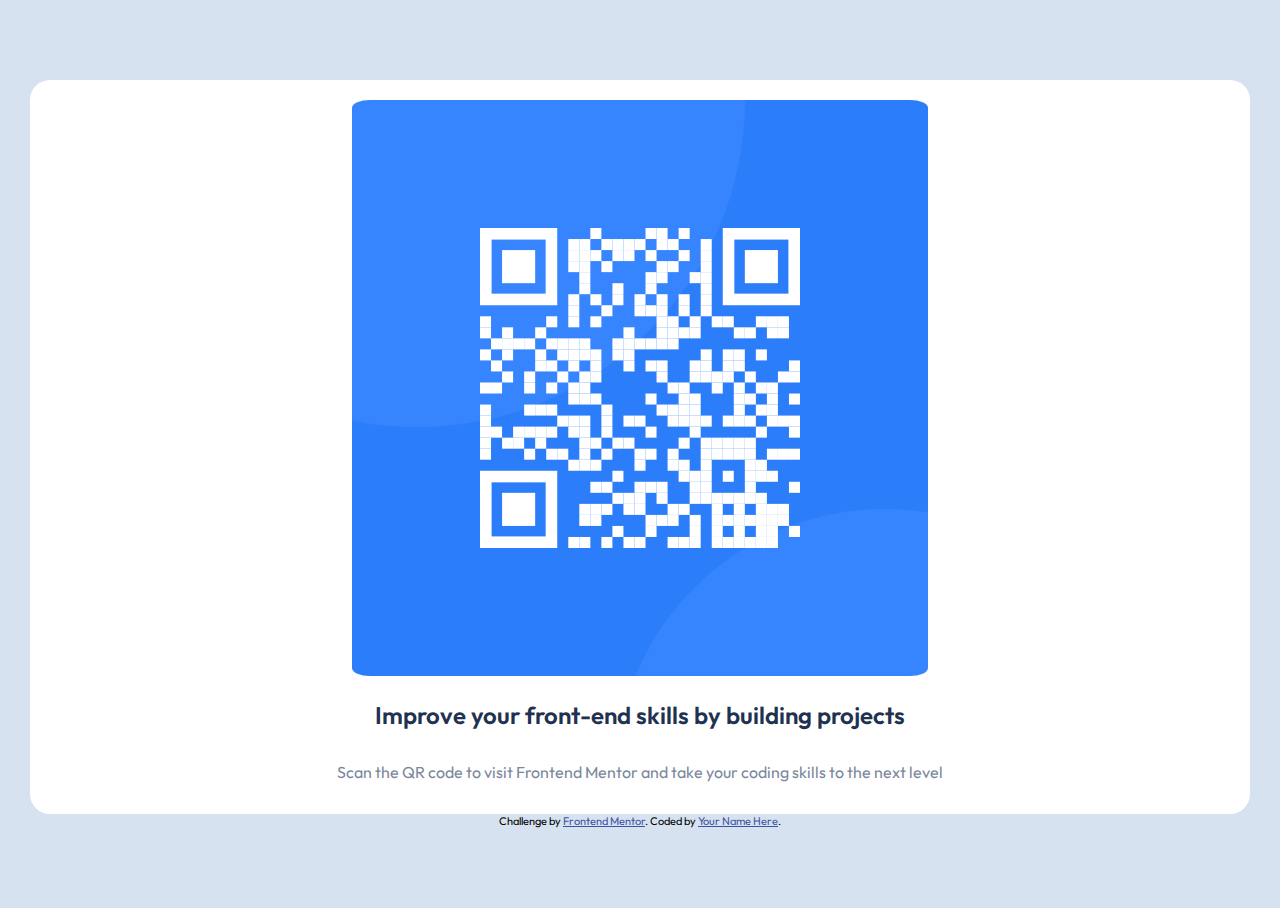
<file: twitch_frontendmentor/qr-code-component-main/index.html>
<!DOCTYPE html>
<html lang="en">
<head>
  <meta charset="UTF-8">
  <meta name="viewport" content="width=device-width, initial-scale=1.0"> <!-- displays site properly based on user's device -->

  <link rel="icon" type="image/png" sizes="32x32" href="./images/favicon-32x32.png">
  <link rel="stylesheet" href="./estilos/style.css">
  <link rel="preconnect" href="https://fonts.googleapis.com">
  <link rel="preconnect" href="https://fonts.gstatic.com" crossorigin>
  <link href="https://fonts.googleapis.com/css2?family=Outfit:wght@400;700&display=swap" rel="stylesheet">
  
  <title>Frontend Mentor | QR code component</title>

  <!-- Feel free to remove these styles or customise in your own stylesheet 👍 -->
  <style>
    .attribution { font-size: 11px; text-align: center; }
    .attribution a { color: hsl(228, 45%, 44%); }
  </style>
</head>
<body class="body">

  <main class="container_principal">
    <header class="img">
      <img src="./images/image-qr-code.png" alt="codigo QR">
      <h2 class="principal_title">Improve your front-end skills by building projects
        <p class="text">Scan the QR code to visit Frontend Mentor and take your coding skills to the next level</p>
      </h2>
    </header>
  </main>

  

  
  
  <div class="attribution">
    Challenge by <a href="https://www.frontendmentor.io?ref=challenge" target="_blank">Frontend Mentor</a>. 
    Coded by <a href="#">Your Name Here</a>.
  </div>
</body>
</html>
</file>
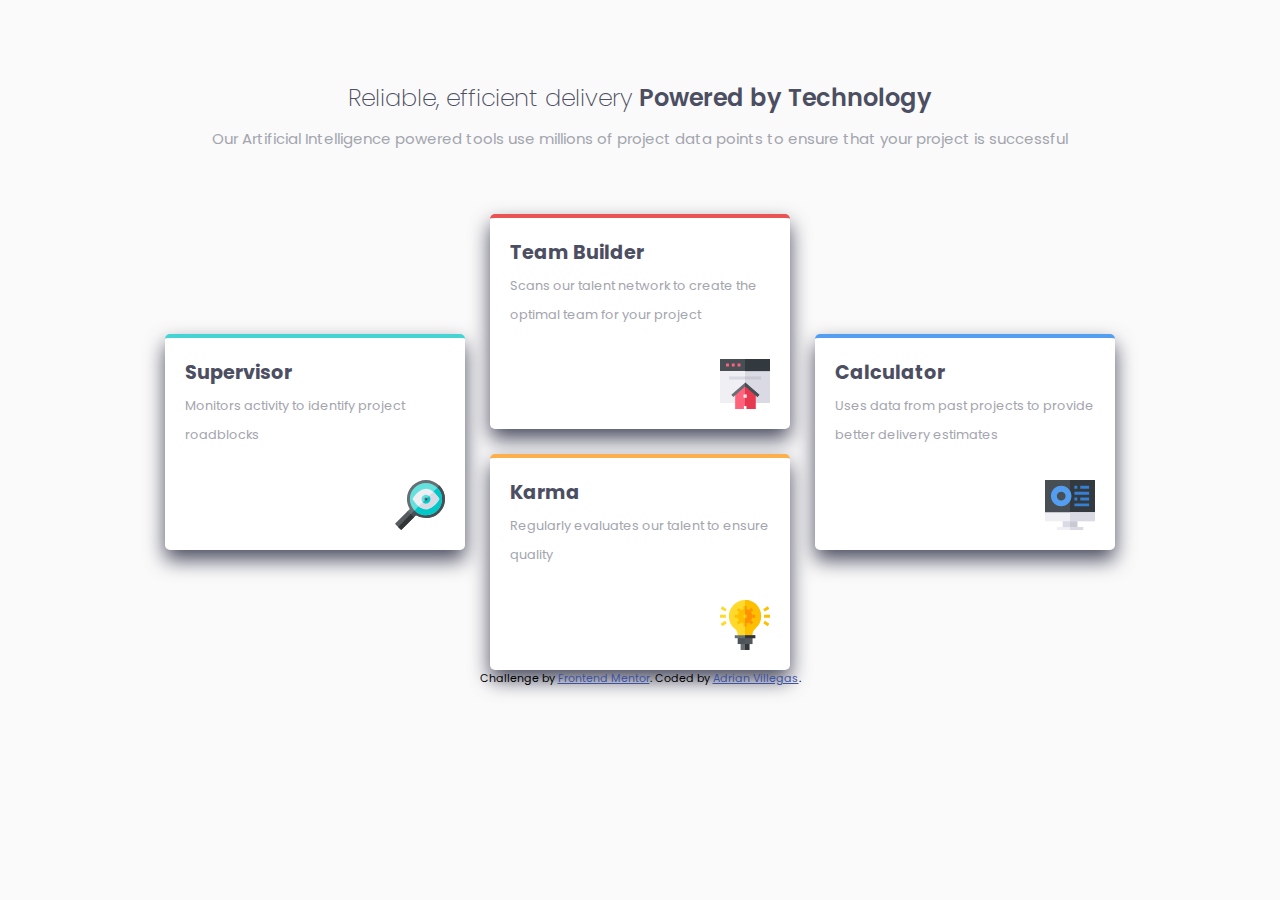
<file: twitch_academlo/maquetado/four-card-feature-section-master/index.html>
<!DOCTYPE html>
<html lang="en">
<head>
  <meta charset="UTF-8">
  <meta name="viewport" content="width=device-width, initial-scale=1.0"> <!-- displays site properly based on user's device -->

  <link rel="icon" type="image/png" sizes="32x32" href="./images/favicon-32x32.png">
  <link rel="preconnect" href="https://fonts.googleapis.com">
  <link rel="preconnect" href="https://fonts.gstatic.com" crossorigin>
  <link href="https://fonts.googleapis.com/css2?family=Poppins:wght@200;400;600&display=swap" rel="stylesheet">
  <link rel="stylesheet" href="./estilos/style.css">
  
  <title>Frontend Mentor | Four card feature section</title>

  <!-- Feel free to remove these styles or customise in your own stylesheet 👍 -->
  <style>
    .attribution { font-size: 11px; text-align: center; }
    .attribution a { color: hsl(228, 45%, 44%); }
  </style>
</head>
<body class="body">
  <header class="header">
    <h1 class="principal-title"> Reliable, efficient delivery<span class="principal-title__bold"> Powered by Technology</span></h1>
    <p class="principal-texto">Our Artificial Intelligence powered tools use millions of project data points 
      to ensure that your project is successful</p>
  </header>
 
  <main class="card-container">
    <article class="card">
      <h2 class="card__title">Supervisor</h2>
      <p class="card__text">Monitors activity to identify project roadblocks</p>
      <img src="./images/icon-supervisor.svg" alt="icon supervisor" class="card__img">
    </article>

    <article class="card card_red">
      <h2 class="card__title">Team Builder</h2>
      <p class="card__text">Scans our talent network to create the optimal team for your project</p>
      <img src="./images/icon-team-builder.svg" alt="icon team builder" class="card__img">
    </article>

    <article class="card card_orange">
      <h2 class="card__title">Karma</h2>
      <p class="card__text">Regularly evaluates our talent to ensure quality</p>
      <img src="./images/icon-karma.svg" alt="Karma" class="card__img">
    </article>

    <article class="card card_blue">
      <h2 class="card__title">Calculator</h2>
      <p class="card__text">Uses data from past projects to provide better delivery estimates</p>
      <img src="./images/icon-calculator.svg" alt="Calculator" class="card__img">
    </article>
  </main>

  <footer>
    <p class="attribution">
      Challenge by <a href="https://www.frontendmentor.io?ref=challenge" target="_blank">Frontend Mentor</a>. 
      Coded by <a href="#">Adrian Villegas</a>.
    </p>
  </footer>
</body>
</html>
</file>
<file: clase_13_algoritmo-css/styles.css>
h1 {
    background-color: blue;
    color: red;
}

h1 {
    background-color: blueviolet;
}
</file>
<file: GitHub/styles.css>
body {
    background-color: red;
}
</file>
<file: clase_12_html-semantico-y-slectores/selectores/style.css>
* {
    margin: 0;
    padding: 0;
}

/* selectores de atributo */

h1 {
    background-color: blue;
}

h2 {
    background-color: chartreuse;
}

/* p {
    background-color: aqua;
} */

span {
    background-color: coral;
}

/* selectores de clase */

.selectorClass {
    background-color: dodgerblue;
}

/* selector de id es unico no puede haber otro con el mismo nomnbre*/

#selectorId {
    background-color: chartreuse;
}

/* selectores de hijos e hijos directos */

/* ul > li {
    background-color: gold;
} */

/* selector de hermanos */

.primerLiHermanos ~ li {
    background-color: darkcyan;
}   

/* selector hermanos adyacentes */

.primerLiAdyacente + li {
    background-color: crimson;
}

/* pseudoclases */

.boxHover {
    background-color: pink;
}

/* lo que hace el hover es que cuando se pase el puntero por encima cambia a este color */
.boxHover:hover {
    background-color: blue;
}

.boxHover:active {
    background-color: chartreuse;
}

/* pseuelemento */

.boxHover p::after {
    content: "🐈"
}

.boxHover p::before {
    content: "🐵"
}


.ntc p:nth-child(odd) {
    background-color: crimson;
}

.ntc p:nth-child(4){
    background-color: rgb(47, 50, 255);
}
</file>
<file: ejercicios_html/blog_personal/style.css>
* {
    /* La propiedad CSS margin establece el margen para los cuatro lados. Es una abreviación para evitar tener que establecer cada lado por separado con las otras propiedades de margen:  margin-top (en-US), margin-right, margin-bottom y margin-left (en-US). */
    margin: 0;
    /* La propiedad CSS padding establece el espacio de relleno requerido por todos los lados de un elemento. El área de padding es el espacio entre el contenido del elemento y su borde (border). No se permiten valores negativos. */
    padding: 0;
}

:root {
    /* La propiedad font-size especifica la dimensión de la letra. Este tamaño puede, a su vez, alterar el aspecto de alguna otra cosa, ya que se usa para calcular la longitud de las unidades em y ex. */
    font-size: 20px;
}

.primeraSeccion {
        height: 45vh;
        background-image: url(./imagenes/indian.jpg);
        /* La propiedad CSS background-size especifica el tamaño de las imágenes de fondo */
        /* contain => Escala la imagen al mayor tamaño posible sin recortarla ni estirarla. */
        background-size: cover;
        /* La propiedad CSS background-attachment determina si la posición de la imagen de fondo será fija dentro de la pantalla o se desplazará con su bloque contenedor. */
        /*fixed => Especifica si las imágenes de fondo se fijan con respecto a la ventana gráfica ('fixed') o se desplazan junto con el elemento ('scroll') o su contenido ('local').  */
        background-attachment: fixed;
        text-align: center;
        background-position: center;
}

.primeraSeccion > h2 {
    padding-top: 130px;
    color: #eeeb4e;
    /* La propiedad font-weight de CSS especifica el peso o grueso de la letra. Algunos tipos de letra sólo están disponibles en normal y bold. */
    font-weight: bold;
    font-size: 2rem;
    font-family: 'Josefin Sans', sans-serif;
}

.secondClass > h2 {
    text-align: center;
    font-family: 'Josefin Sans', sans-serif;
    color: #52c057;
    padding-top: 1.5rem;
    padding-bottom: 1rem;
}

.secondClass {
    height: 100vh;
    background-color: #031d1d;
}

.secondClass p {
    padding-top: 2rem;
    text-align: center;
    font-family: 'Josefin Sans', sans-serif;
    color:#52c057
}

/* NAVEGACION PRINCIPAL */

ul {
    padding-top: .5rem;
    padding-bottom: .5rem;
    /*  con list-style-type: none;, que no se van a utilizar bolitas o marcas de ningún tipo al lado de los elementos de la lista. */
    list-style-type: none;
    /* para centrarla le asignamos text-align: center */
    text-align: center;
}

li {
    /*  display: inline; para conseguir que los elementos se dispongan uno detrás de otro en la misma línea */
    display: inline;
    /*  text-align: center; volvemos a indicar que cada uno de los elementos tiene el texto centrado */
    text-align: center;
    /* margin indicamos un margen entre los elementos. */
    margin: 0px, 10px, 0px, 0px;
}

li a {
    /*  padding: 2px 7px 2px 7px; para que el enlace tenga un poco de espacio a los lados */
    padding: 2px, 7px, 2px, 2px;
    /* color de la letra del enlace con color */
    color: rgb(81, 110, 12);
    /*  border: 1px solid # ccc */
    border: 1px, solid, #ccc;
    /* quitamos el subrayado a los enlaces con text-decoration: none */
    text-decoration: none;
    font-size: 22px;
}

/* pseudoclase para cuando pasemos el cursor por encima del enlace*/
li a:hover {
    background-color: #333333;
    color: #fff;
}

/* cajas con fotos */
</file>
<file: twitch_frontendmentor/qr-code-component-main/estilos/style.css>
:root {
    --color-white: hsl(0, 0%, 100%);
    --color-ligth-gray: hsl(212, 45%, 89%);
    --color-grayish-blue: hsl(220, 15%, 55%);
    --color-dark-blue: hsl(218, 44%, 22%);
    --weigth-regular: 400;
    --weigth-bold: 600;
}

/* reset */
body {
    font-size: 15px;
    font-family: 'Outfit', sans-serif;
    margin: 0;
}

/* maquetado mobile */
.body {
    padding: 80px 30px;
    background-color: var(--color-ligth-gray);
}

.container_principal {
    background-color: var(--color-white);
    border-radius: 20px;
    text-align: center;
    justify-content: center;
}

img {
    max-width: 85%;
    max-height: 85%;
    border-radius: 28px;
    padding: 20px 10px;
}

h2 {
    color: var(--color-dark-blue);
    font-weight: var(--weigth-bold);
    font-size: 1.5rem;
    margin: 0;
}

p {
    color: var(--color-grayish-blue);
    font-weight: var(--weigth-regular);
    font-size: 1rem;
    padding: 2rem;
    margin: 0;
}
</file>
<file: twitch_academlo/maquetado/four-card-feature-section-master/estilos/style.css>
/* en el root se colocan todos los elementos que se van  usar durante todo el proyecto */
:root {
    --color-red: hsl(0, 78%, 62%);
    --color-cyan: hsl(180, 62%, 55%);
    --color-orange: hsl(34, 97%, 64%);
    --color-blue: hsl(212, 86%, 64%);
    --color-neutral-dark-blue: hsl(234, 12%, 34%);
    --color-neutral-grayish-blue: hsl(229, 6%, 66%);
    --color-neutral-ligth-gray: hsl(0, 0%, 98%);
    --weigth-ligth: 200;
    --weigth-regular: 400;
    --weigth-bold: 600;
}

/* reset */
body {
    font-size: 15px;
    font-family: 'Poppins', sans-serif;
    margin: 0;
}

h1, h2, p {
    margin: 0;
}

* {
    box-sizing: border-box;
}

/* maquetado mobile (para pantallas de celular) */
.body {
    /* el primer valor representa arriba y abajo y el segundo valor representa izq y derecha */
    padding: 80px 30px;
    background-color: var(--color-neutral-ligth-gray);
}

/* se coloco para que separe el header del main */
.header {
    margin-bottom: 60px;
}

.principal-title {
    font-size: 1.5rem;
    font-weight: var(--weigth-ligth);
    color: var(--color-neutral-dark-blue);
    margin-bottom: 10px;
    text-align: center;
}

.principal-title__bold {
    font-weight: var(--weigth-bold);
}

.principal-texto {
    color: var(--color-neutral-grayish-blue);
    text-align: center;
    line-height: 1.8rem;
}

.card-container {
    /* display flex para hacer los elementos flexibles */
    display: flex;
    /* justify content en center para centrar los elememtos */
    justify-content: center;
    /* flex wrap es para que hagan un salto de linea los elementos */
    flex-wrap: wrap;
    /* gap es la separacion entre los elementos hijos */
    gap: 25px;
}

.card {
    width: min(100%, 300px);
    padding: 20px;
    background-color: white;
    border-top:4px solid var(--color-cyan);
    border-radius: 5px;
    box-shadow: 0 10px 20px 0 var(--color-neutral-dark-blue);
}

.card__title {
    color: var(--color-neutral-dark-blue);
    font-size: 1.2rem;
    margin-bottom: 5px;
}
 .card__text {
    color: var(--color-neutral-grayish-blue);
    font-size: 0.8rem;
    line-height: 1.8rem;
    margin-bottom: 30px;
 }

 .card__img {
    width: 50px;
    /* pasamos laimagen a un elemento en bloque */
    display: block;
    /* al transformarlo ya podemos moverlo dandole un margin auto */
    margin-left: auto;
 }

.card_red {
    border-top: 4px solid var(--color-red);
}

.card_orange {
    border-top: 4px solid var(--color-orange);
}

.card_blue {
    border-top: 4px solid var(--color-blue);
}

/* desktop */
@media screen and (min-width: 1010px) {
    .card-container {
        width: 950px;
        margin-left: auto;
        margin-right: auto;
        /* display grid se divide en filas y columnas */
        display: grid;
        /* grid template colums es para definir el numero de las columas en el repeat (va el # de columnas que queremos, 1fr significa que sea totalmente flexible) */
        grid-template-columns: repeat(3, 1fr);
        /* grid template rows es para definir el numero de filas */
        grid-template-rows: repeat(2, 1fr);
    }
    /* nt-child es una seudoclase (aqui va el numero del hijo que queremos modificar) */
    .card:nth-child(1), .card:nth-child(4) {
        /* grid row selecciona las filas, span le dice al elemento que numero de filas va a ocupar en este caso 2 */
        grid-row: span 2;
        /* aling self para que el elemento mismo se centre */
        align-self: center;
    }
    .card:nth-child(3) {
        grid-row: 2 / 3;
        grid-column: 2 / 3;
    }
}
</file>
